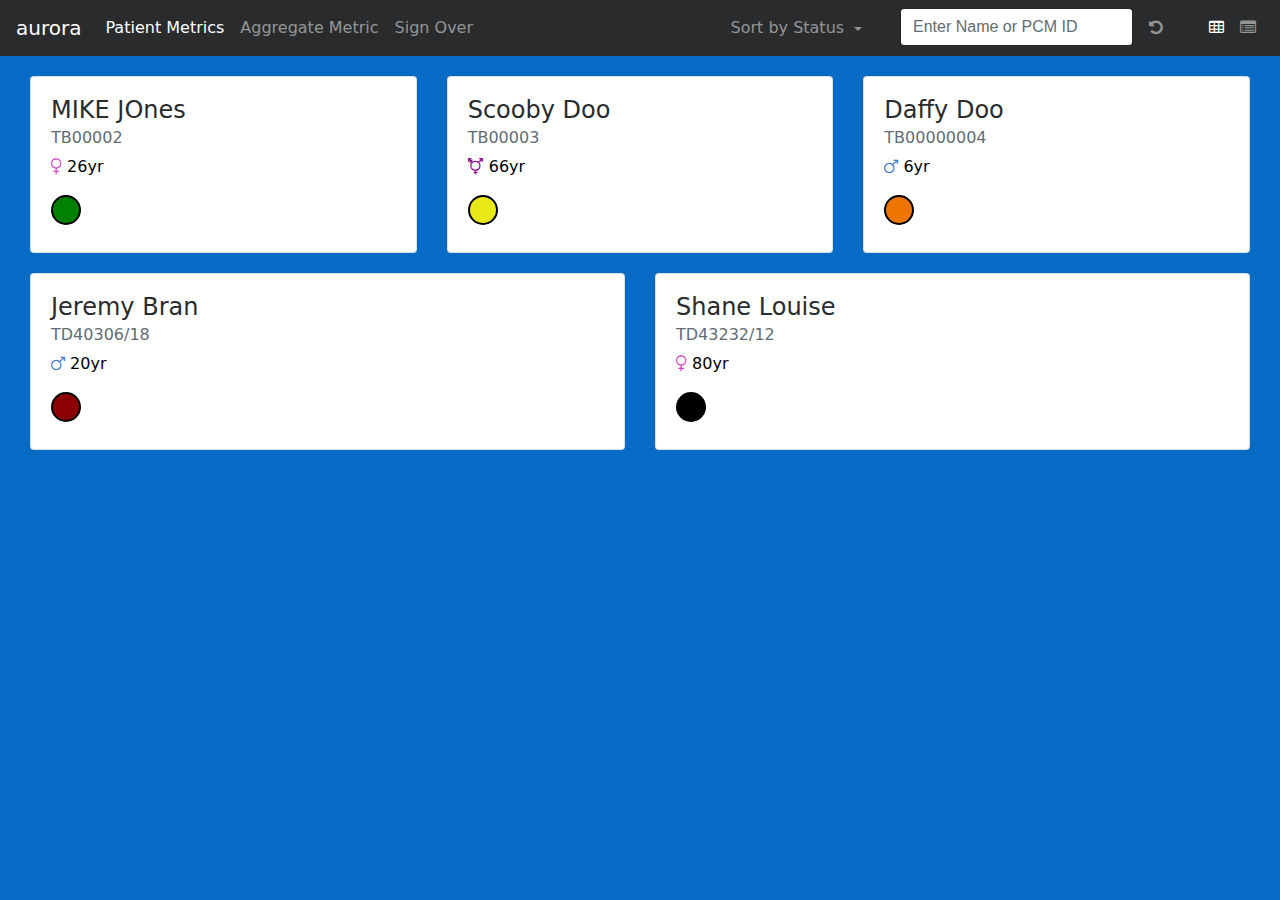
<file: index.html>
<!doctype html>
<html class="no-js" lang="">
   <head>
      <!--Favicons-->
      <link rel="apple-touch-icon-precomposed" sizes="57x57" href="favicon/apple-touch-icon-57x57.png" />
      <link rel="apple-touch-icon-precomposed" sizes="114x114" href="favicon/apple-touch-icon-114x114.png" />
      <link rel="apple-touch-icon-precomposed" sizes="72x72" href="favicon/apple-touch-icon-72x72.png" />
      <link rel="apple-touch-icon-precomposed" sizes="144x144" href="favicon/apple-touch-icon-144x144.png" />
      <link rel="apple-touch-icon-precomposed" sizes="60x60" href="favicon/apple-touch-icon-60x60.png" />
      <link rel="apple-touch-icon-precomposed" sizes="120x120" href="favicon/apple-touch-icon-120x120.png" />
      <link rel="apple-touch-icon-precomposed" sizes="76x76" href="favicon/apple-touch-icon-76x76.png" />
      <link rel="apple-touch-icon-precomposed" sizes="152x152" href="favicon/apple-touch-icon-152x152.png" />
      <link rel="icon" type="image/png" href="favicon/favicon-196x196.png" sizes="196x196" />
      <link rel="icon" type="image/png" href="favicon/favicon-96x96.png" sizes="96x96" />
      <link rel="icon" type="image/png" href="favicon/favicon-32x32.png" sizes="32x32" />
      <link rel="icon" type="image/png" href="favicon/favicon-16x16.png" sizes="16x16" />
      <link rel="icon" type="image/png" href="favicon/favicon-128.png" sizes="128x128" />
      <meta name="application-name" content="&nbsp;"/>
      <meta name="msapplication-TileColor" content="#FFFFFF" />
      <meta name="msapplication-TileImage" content="favicon/mstile-144x144.png" />
      <meta name="msapplication-square70x70logo" content="favicon/mstile-70x70.png" />
      <meta name="msapplication-square150x150logo" content="favicon/mstile-150x150.png" />
      <meta name="msapplication-wide310x150logo" content="favicon/mstile-310x150.png" />
      <meta name="msapplication-square310x310logo" content="favicon/mstile-310x310.png" />
      
      <meta charset="utf-8">
      <meta name="viewport" content="width=device-width, initial-scale=1, shrink-to-fit=no">
      <meta http-equiv="x-ua-compatible" content="ie=edge">
      <title>Aurora Metrics</title>
      <!--Import Main css file-->
      <link rel="stylesheet" href="css/main.css"/>
      <link rel="stylesheet" href="css/icon.css"/>
      <link type="text/css" rel="stylesheet" href="css/bootstrap.min.css"  media="screen,projection"/>
      <!--Let browser know website is optimized for mobile-->
      <link href="https://maxcdn.bootstrapcdn.com/font-awesome/4.7.0/css/font-awesome.min.css" rel="stylesheet" integrity="sha384-wvfXpqpZZVQGK6TAh5PVlGOfQNHSoD2xbE+QkPxCAFlNEevoEH3Sl0sibVcOQVnN" crossorigin="anonymous">
      <link rel="stylesheet" href="css/animate.min.css"/>
      <link rel="stylesheet" href="css/dataTables.bootstrap4.min.css"/>
   </head>
   <body style="background-color: #066bc4; height: 100vh;">
      <script src="js/jquery-3.2.1.min.js"></script>
      <script src="js/tether.min.js"></script>
      <script type="text/javascript" src="js/bootstrap.min.js"></script>
      <script src="js/main.js"></script>
      <script src="js/animatedModal.min.js"></script>
      <script src="js/highcharts.js"></script>
      <script src="js/charts.js"></script>
      <script src="js/jquery.dataTables.min.js"></script>
      <script src="js/dataTables.bootstrap4.min.js"></script>
      <nav class="navbar navbar-toggleable-md navbar-inverse bg-inverse">
         <button class="navbar-toggler navbar-toggler-right" type="button" data-toggle="collapse" data-target="#navbarSupportedContent" aria-controls="navbarSupportedContent" aria-expanded="false" aria-label="Toggle navigation">
         <span class="navbar-toggler-icon"></span>
         </button>
         <a class="navbar-brand unselectable">aurora</a>
         <div class="collapse navbar-collapse" id="navbarSupportedContent">
             <ul class="navbar-nav mr-auto nav navbar-left">
                <li class="nav-item active">
                   <a class="nav-link" href="index.html">Patient Metrics <span class="sr-only">(current)</span></a>
                </li>
                <li class="nav-item">
                   <a class="nav-link" href="charts.html">Aggregate Metric</a>
                </li>
                <li class="nav-item">
                   <a class="nav-link" href="signOver.html">Sign Over</a>
                </li>
             </ul>
            <ul class="nav navbar-nav navbar-right">
               <li id="navbarRightItem" class="nav-item dropdown navRight">
                  <a class="nav-link dropdown-toggle unselectable" id="navbarDropdownMenuLink" data-toggle="dropdown" aria-haspopup="true" aria-expanded="false">
                  Sort by Status
                  </a>
                  <div class="dropdown-menu" id="legendDropDown" aria-labelledby="navbarDropdownMenuLink">
                     <a class="dropdown-item unselectable" id="legend">
                        <div id="legendCode" class="circle-border dead"></div>
                         Dead
                     </a>
                     <a class="dropdown-item unselectable" id="legend">
                        <div id="legendCode" class="circle-border critical"></div>
                         Critical
                     </a>
                     <a class="dropdown-item unselectable" id="legend">
                        <div id="legendCode" class="circle-border serious"></div>
                         Serious
                     </a>
                     <a class="dropdown-item unselectable" id="legend">
                        <div id="legendCode" class="circle-border fair"></div>
                         Fair
                     </a>
                     <a class="dropdown-item unselectable" id="legend">
                        <div id="legendCode" class="circle-border good"></div>
                         Good
                     </a>
                  </div>
               </li>
               <li class="navRight">
                  <form class="form-search form-inline" id="navForm">
                  </form>
               </li>
               <li class="nav-item">
                  <a class="nav-link" id="resetSearch"><i class="fa fa-undo" aria-hidden="true"></i></a>
               </li>
               <li class="nav-item active" id="CardView">
                  <a class="nav-link"><i class="fa fa-table" aria-hidden="true"></i></a>
               </li>
               <li class="nav-item" id="ListView">
                  <a class="nav-link"><i class="fa  fa-list-alt" aria-hidden="true"></i></a>
               </li>
            </ul>
         </div>
      </nav>
      <!--Call your modal-->
      <ul style="display: none;">
         <li><a id="demo02" href="#modal-02">DEMO02</a></li>
      </ul>
      <!--DEMO02-->
      <div id="modal-02"></div>
      <!-- TEMPLATE INFO
         $GENDERfa-mars = male; fa-venus = female; fa-transgender-alt = other;
         -->
      <div class="content container-fluid " id="card-list">
         <div class="card-deck">
            <div class="col hide">
               <div class="card" id="$ID">
                  <div class="card-block" id="card-content">
                     <h4 class="card-title">$NAME</h4>
                     <h6 class="card-subtitle mb-2 text-muted">TB00001</h6>
                     <p class="card-text"><i class="fa fa-mars" aria-hidden="true"></i>&nbsp;$AGEyr</p>
                     <div class="circle-border $STATUS">$STATUS_SHORT</div>
                  </div>
               </div>
            </div>
            <div class="col">
               <div class="card" id="TB00002">
                  <div class="card-block" id="card-content">
                     <h4 class="card-title">MIKE JOnes</h4>
                     <h6 class="card-subtitle mb-2 text-muted">TB00002</h6>
                     <p class="card-text"><i class="fa fa-venus" aria-hidden="true"></i>&nbsp;26yr</p>
                     <div class="circle-border good"></div>
                  </div>
               </div>
            </div>
            <div class="col">
               <div class="card" id="TB00003">
                  <div class="card-block" id="card-content">
                     <h4 class="card-title">Scooby Doo</h4>
                     <h6 class="card-subtitle mb-2 text-muted">TB00003</h6>
                     <p class="card-text"><i class="fa fa-transgender-alt" aria-hidden="true"></i>&nbsp;66yr</p>
                     <div class="circle-border fair"></div>
                  </div>
               </div>
            </div>
            <div class="col">
               <div class="card" id="TB00000004">
                  <div class="card-block" id="card-content">
                     <h4 class="card-title">Daffy Doo</h4>
                     <h6 class="card-subtitle mb-2 text-muted">TB00000004</h6>
                     <p class="card-text"><i class="fa fa-mars" aria-hidden="true"></i>&nbsp;6yr</p>
                     <div class="circle-border serious"></div>
                  </div>
               </div>
            </div>
         </div>
         <div class="card-deck">
            <div class="col">
               <div class="card">
                  <div class="card-block" id="card-content">
                     <h4 class="card-title">Jeremy Bran</h4>
                     <h6 class="card-subtitle mb-2 text-muted">TD40306/18</h6>
                     <p class="card-text"><i class="fa fa-mars" aria-hidden="true"></i>&nbsp;20yr</p>
                     <div class="circle-border critical"></div>
                  </div>
               </div>
            </div>
            <div class="col">
               <div class="card">
                  <div class="card-block" id="card-content">
                     <h4 class="card-title">Shane Louise</h4>
                     <h6 class="card-subtitle mb-2 text-muted">TD43232/12</h6>
                     <p class="card-text"><i class="fa fa-venus" aria-hidden="true"></i>&nbsp;80yr</p>
                     <div class="circle-border dead"></div>
                  </div>
               </div>
            </div>
         </div>
      </div>
      <div class="content container grid hide" id="grid-list" style="margin-top: 20px;">
         <table id="grid-table" class="display table table-white text-center table-hover" cellspacing="0" width="100%">
            <thead class="thead-inverse">
               <tr>
                  <th>ID</th>
                  <th>Name</th>
                  <th>Age</th>
                  <th>Status</th>
               </tr>
            </thead>
            <tfoot class="thead-inverse">
               <tr>
                  <th>ID</th>
                  <th>Name</th>
                  <th>Age</th>
                  <th>Status</th>
               </tr>
            </tfoot>
            <tbody>
               <tr id="TB00001">
                  <td>TB00001</td>
                  <td>MIKE JONES</td>
                  <td>62</td>
                  <td>
                     <div class="circle-border dead">D</div>
                  </td>
               </tr>
               <tr id="TB00002">
                  <td>TB00002</td>
                  <td>DOpey Doo</td>
                  <td>10</td>
                  <td>
                     <div class="circle-border good">G</div>
                  </td>
               </tr>
               <tr id="TB00003">
                  <td>TB00003</td>
                  <td>Hill Billy</td>
                  <td>88</td>
                  <td>
                     <div class="circle-border fair">F</div>
                  </td>
               </tr>
               <tr id="TB00004">
                  <td>TB00004</td>
                  <td>Dr Kim</td>
                  <td>30</td>
                  <td>
                     <div class="circle-border serious">S</div>
                  </td>
               </tr>
               <tr id="TB00005">
                  <td>TB00005</td>
                  <td>Andy Mormon</td>
                  <td>218</td>
                  <td>
                     <div class="circle-border serious">S</div>
                  </td>
               </tr>
            </tbody>
         </table>
      </div>
      <script>
         function flash($element, times) {
           var colors = ['#FFFFFF', '#FFFF9C'];
           $element.css('background-color', colors[times % colors.length]);
           if (times === 0) return;
           setTimeout(function () {
               flash($element, times - 1);
           }, 230);
         }

           // tapped row in list
           var gtable =  $('#grid-table').DataTable( {
               "dom": 'frt'
           } );

          var connection = new WebSocket("ws://localhost:9000/ws");

          connection.onopen = function () {
                   console.log("Connected to websocket")
               };

          // reload metrics on PCM update
          connection.onmessage = function (event) {
                   console.log("WS msg: " + event.data)

                   var obj = jQuery.parseJSON(event.data);

                   if (obj.unitNum.substring(0,2) == 'TB') {
                       var xhttp = new XMLHttpRequest();
                       // LOAD GET HERE FROM WS ID
                       xhttp.open("GET", obj.unitNum + ".html", false);
                       xhttp.send();
                       document.getElementById(obj.unitNum).innerHTML = xhttp.responseText;

                       // Flash to get attention of new PCM
                       flash($('#' + obj.unitNum), 6)
                   }
               }

          connection.onerror = function (error) {
                   console.log('WebSocket Error ', error);
               };
      </script>
   </body>
</html>
</file>
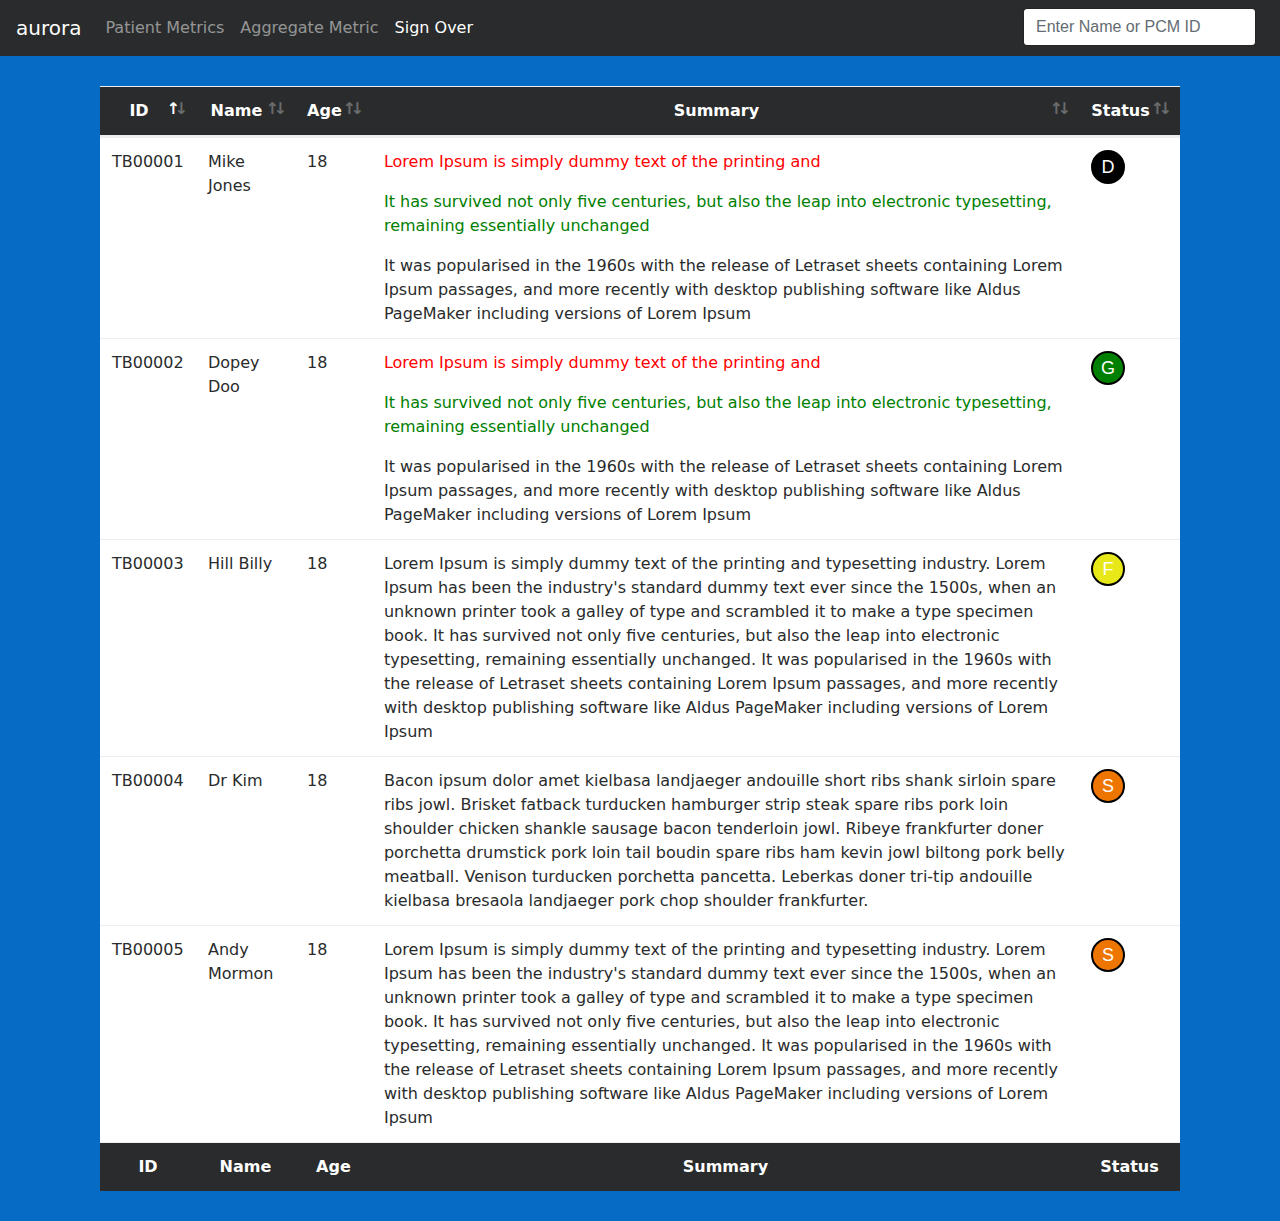
<file: signOver.html>
<!doctype html>
<html class="no-js" lang="">
   <head>
       <!--Favicons-->
       <link rel="apple-touch-icon-precomposed" sizes="57x57" href="favicon/apple-touch-icon-57x57.png" />
       <link rel="apple-touch-icon-precomposed" sizes="114x114" href="favicon/apple-touch-icon-114x114.png" />
       <link rel="apple-touch-icon-precomposed" sizes="72x72" href="favicon/apple-touch-icon-72x72.png" />
       <link rel="apple-touch-icon-precomposed" sizes="144x144" href="favicon/apple-touch-icon-144x144.png" />
       <link rel="apple-touch-icon-precomposed" sizes="60x60" href="favicon/apple-touch-icon-60x60.png" />
       <link rel="apple-touch-icon-precomposed" sizes="120x120" href="favicon/apple-touch-icon-120x120.png" />
       <link rel="apple-touch-icon-precomposed" sizes="76x76" href="favicon/apple-touch-icon-76x76.png" />
       <link rel="apple-touch-icon-precomposed" sizes="152x152" href="favicon/apple-touch-icon-152x152.png" />
       <link rel="icon" type="image/png" href="favicon/favicon-196x196.png" sizes="196x196" />
       <link rel="icon" type="image/png" href="favicon/favicon-96x96.png" sizes="96x96" />
       <link rel="icon" type="image/png" href="favicon/favicon-32x32.png" sizes="32x32" />
       <link rel="icon" type="image/png" href="favicon/favicon-16x16.png" sizes="16x16" />
       <link rel="icon" type="image/png" href="favicon/favicon-128.png" sizes="128x128" />
       <meta name="application-name" content="&nbsp;"/>
       <meta name="msapplication-TileColor" content="#FFFFFF" />
       <meta name="msapplication-TileImage" content="favicon/mstile-144x144.png" />
       <meta name="msapplication-square70x70logo" content="favicon/mstile-70x70.png" />
       <meta name="msapplication-square150x150logo" content="favicon/mstile-150x150.png" />
       <meta name="msapplication-wide310x150logo" content="favicon/mstile-310x150.png" />
       <meta name="msapplication-square310x310logo" content="favicon/mstile-310x310.png" />
       
      <meta charset="utf-8">
      <meta name="viewport" content="width=device-width, initial-scale=1, shrink-to-fit=no">
      <meta http-equiv="x-ua-compatible" content="ie=edge">
      <title>Aurora Metrics</title>
      <!--Import Main css file-->
      <link rel="stylesheet" href="css/signOver.css"/>
      <link type="text/css" rel="stylesheet" href="css/bootstrap.min.css"  media="screen,projection"/>
      <!--Let browser know website is optimized for mobile-->
      <link href="https://maxcdn.bootstrapcdn.com/font-awesome/4.7.0/css/font-awesome.min.css" rel="stylesheet" integrity="sha384-wvfXpqpZZVQGK6TAh5PVlGOfQNHSoD2xbE+QkPxCAFlNEevoEH3Sl0sibVcOQVnN" crossorigin="anonymous">
      <link rel="stylesheet" href="css/dataTables.bootstrap4.min.css"/>
   </head>
   <body style="background-color: #066bc4; height: 100vh;overflow-x: hidden">
      <script src="js/jquery-3.2.1.min.js"></script>
      <script src="js/signOver.js"></script>
      <script src="js/tether.min.js"></script>
      <script type="text/javascript" src="js/bootstrap.min.js"></script>
      <script src="js/jquery.dataTables.min.js"></script>
      <script src="js/dataTables.bootstrap4.min.js"></script>
      <nav class="navbar navbar-toggleable-md navbar-inverse bg-inverse">
         <button class="navbar-toggler navbar-toggler-right" type="button" data-toggle="collapse" data-target="#navbarSupportedContent" aria-controls="navbarSupportedContent" aria-expanded="false" aria-label="Toggle navigation">
         <span class="navbar-toggler-icon"></span>
         </button>
         <a class="navbar-brand unselectable">aurora</a>
         <div class="collapse navbar-collapse" id="navbarSupportedContent">
            <ul class="navbar-nav mr-auto nav navbar-left">
               <li class="nav-item">
                  <a class="nav-link" href="index.html">Patient Metrics</a>
               </li>
               <li class="nav-item">
                  <a class="nav-link" href="charts.html">Aggregate Metric</a>
               </li>
               <li class="nav-item active">
                  <a class="nav-link" href="signOver.html">Sign Over <span class="sr-only">(current)</span></a>
               </li>
            </ul>
            <ul class="nav navbar-nav navbar-right">
               <li class="navRight">
                  <form class="form-search form-inline">
                  </form>
               </li>
            </ul>
         </div>
      </nav>
      <div class="row">
          <div class="col">
              <div class="content container grid" id="grid-list">
                 <table id="grid-table" class="display table table-white text-center table-hover" cellspacing="0" width="100%">
                    <thead class="thead-inverse">
                       <tr>
                          <th>ID</th>
                          <th>Name</th>
                          <th>Age</th>
                          <th>Summary</th>
                          <th>Status</th>
                       </tr>
                    </thead>
                    <tfoot class="thead-inverse">
                       <tr>
                          <th>ID</th>
                          <th>Name</th>
                          <th>Age</th>
                          <th>Summary</th>
                          <th>Status</th>
                       </tr>
                    </tfoot>
                    <tbody>
                       <tr id="TB00001">
                          <td>TB00001</td>
                          <td>Mike Jones</td>
                          <td>18</td>
                          <td><p class="redText">Lorem Ipsum is simply dummy text of the printing and</p><p class="greenText">It has survived not only five centuries, but also the leap into electronic typesetting, remaining essentially unchanged</p> It was popularised in the 1960s with the release of Letraset sheets containing Lorem Ipsum passages, and more recently with desktop publishing software like Aldus PageMaker including versions of Lorem Ipsum</td>
                          <td>
                             <div class="circle-border dead">D</div>
                          </td>
                       </tr>
                       <tr id="TB00002">
                          <td>TB00002</td>
                          <td>Dopey Doo</td>
                          <td>18</td>
                          <td><p class="redText">Lorem Ipsum is simply dummy text of the printing and</p><p class="greenText">It has survived not only five centuries, but also the leap into electronic typesetting, remaining essentially unchanged</p> It was popularised in the 1960s with the release of Letraset sheets containing Lorem Ipsum passages, and more recently with desktop publishing software like Aldus PageMaker including versions of Lorem Ipsum</td>
                          <td>
                             <div class="circle-border good">G</div>
                          </td>
                       </tr>
                       <tr id="TB00003">
                          <td>TB00003</td>
                          <td>Hill Billy</td>
                          <td>18</td>
                          <td>Lorem Ipsum is simply dummy text of the printing and typesetting industry. Lorem Ipsum has been the industry's standard dummy text ever since the 1500s, when an unknown printer took a galley of type and scrambled it to make a type specimen book. It has survived not only five centuries, but also the leap into electronic typesetting, remaining essentially unchanged. It was popularised in the 1960s with the release of Letraset sheets containing Lorem Ipsum passages, and more recently with desktop publishing software like Aldus PageMaker including versions of Lorem Ipsum</td>
                          <td>
                             <div class="circle-border fair">F</div>
                          </td>
                       </tr>
                       <tr id="TB00004">
                          <td>TB00004</td>
                          <td>Dr Kim</td>
                          <td>18</td>
                          <td>Bacon ipsum dolor amet kielbasa landjaeger andouille short ribs shank sirloin spare ribs jowl. Brisket fatback turducken hamburger strip steak spare ribs pork loin shoulder chicken shankle sausage bacon tenderloin jowl. Ribeye frankfurter doner porchetta drumstick pork loin tail boudin spare ribs ham kevin jowl biltong pork belly meatball. Venison turducken porchetta pancetta. Leberkas doner tri-tip andouille kielbasa bresaola landjaeger pork chop shoulder frankfurter.</td>
                          <td>
                             <div class="circle-border serious">S</div>
                          </td>
                       </tr>
                       <tr id="TB00005">
                          <td>TB00005</td>
                          <td>Andy Mormon</td>
                          <td>18</td>
                          <td>Lorem Ipsum is simply dummy text of the printing and typesetting industry. Lorem Ipsum has been the industry's standard dummy text ever since the 1500s, when an unknown printer took a galley of type and scrambled it to make a type specimen book. It has survived not only five centuries, but also the leap into electronic typesetting, remaining essentially unchanged. It was popularised in the 1960s with the release of Letraset sheets containing Lorem Ipsum passages, and more recently with desktop publishing software like Aldus PageMaker including versions of Lorem Ipsum</td>
                          <td>
                             <div class="circle-border serious">S</div>
                          </td>
                       </tr>
                    </tbody>
                 </table>
              </div>
          </div>
      </div>
   </body>
   <script>
       // tapped row in list
       var gtable =  $('#grid-table').DataTable( {
           "dom": 'frt'
       } );
   </script>
</html>
</file>
<file: css/main.css>
.unselectable {
    -webkit-touch-callout: none;
    -webkit-user-select: none;
    -khtml-user-select: none;
    -moz-user-select: none;
    -ms-user-select: none;
    user-select: none;
    cursor:default;
}

.circle-border {
    display: inline-block;
    color: white;
    font: 18px sans-serif;
    background: black;
    border: 2px solid black;
    width: 30px;
    height: 30px;
    border-radius: 17px;
    /* half of width + borders */
    line-height: 30px;
    /* vertical center */
    text-align: center;
    /* horizontal center */
}

.circle-border.undetermined {
    background: grey;
}

.circle-border.good {
    background: green;
}

.circle-border.fair {
    background: #E8E819;
}

.circle-border.serious {
    background: #EE7600;
}

.circle-border.critical {
    background: darkred;
}

.circle-border.dead {
    background: black;
    color: white;
}

.blur {
    -webkit-filter: blur(3px);
    -moz-filter: blur(3px);
    filter: blur(3px);
}

.hide {
    display: none;
}

.modal-content h2,
h5 {
    text-align: center
}

.table {
    overflow-y: hidden;
}

.table th {
    text-align: center;
}

.card {
    margin-top: 20px;
    cursor: pointer;
    cursor: hand;
    transition: all .2s ease-in-out;
}

.card:hover {
    transform: scale(1.03);
    color: #0275d8;
}

#card-content h6,
p {
    color: black;
}

.fa-mars {
    color: #3D77CE;
}

.fa-venus {
    color: #CE44C4;
}

.fa-transgender-alt {
    color: darkmagenta;
}

.navbar {
    color: white;
}

.navRight {
    padding-left: 30px;
}

#CardView {
    padding-left: 30px;
}

@media (max-width: 990px) {
    .navRight, .nav-item, #CardView {
        padding-left: 0px;
    }
}

#legendDropDown {
    background-color: #404040;
}

#searchButton {
    border-color: white;
    color: white;
}

#searchButton:hover {
    background-color: #404040;
}

#modal-body {
    padding: 30px 30px 30px 30px;
    margin: 2% 15% 5% 15%;
    text-align: center;
}

#btn-close-modal {
    margin: 10px 50% 10px 49%;
}

#close-button {
    color: #000;
}

.table-white {
    background-color: #fff;
}

.grid {
    margin-top: 10px;
}

#grid-table {
    cursor: pointer;
    cursor: hand;
}

#legend {
    color: white;
}

#legendCode {
    margin-top: 10px;
}

#legend:hover {
    background-color: #7F7F7F;
}


/*Undetermined
Patient awaiting physician and/or assessment.
Good
Vital signs are stable and within normal limits. Patient is conscious and comfortable. Indicators are excellent.
Fair
Vital signs are stable and within normal limits. Patient is conscious, but may be uncomfortable. Indicators are favorable.
Serious
Vital signs may be unstable and not within normal limits. Patient is seriously ill. Indicators are questionable.
Critical
Vital signs are unstable and not within normal limits. Patient may be unconscious. Indicators are unfavorable.
Dead
Vital signs are persistently absent. */
</file>
<file: css/icon.css>
/* fallback */
@font-face {
  font-family: 'Material Icons';
  font-style: normal;
  font-weight: 400;
  src: local('Material Icons'), local('MaterialIcons-Regular'), url(http://fonts.gstatic.com/s/materialicons/v22/2fcrYFNaTjcS6g4U3t-Y5ZjZjT5FdEJ140U2DJYC3mY.woff2) format('woff2');
}

.material-icons {
  font-family: 'Material Icons';
  font-weight: normal;
  font-style: normal;
  font-size: 24px;
  line-height: 1;
  letter-spacing: normal;
  text-transform: none;
  display: inline-block;
  white-space: nowrap;
  word-wrap: normal;
  direction: ltr;
  -moz-font-feature-settings: 'liga';
  -moz-osx-font-smoothing: grayscale;
}
</file>
<file: css/signOver.css>
.unselectable {
    -webkit-touch-callout: none;
    -webkit-user-select: none;
    -khtml-user-select: none;
    -moz-user-select: none;
    -ms-user-select: none;
    user-select: none;
}

.redText{
    color: red;
}

.greenText{
    color: green;
}

.circle-border {
    display: inline-block;
    color: white;
    font: 18px sans-serif;
    background: black;
    border: 2px solid black;
    width: 30px;
    height: 30px;
    border-radius: 17px;
    /* half of width + borders */
    line-height: 30px;
    /* vertical center */
    text-align: center;
    /* horizontal center */
}

.circle-border.undetermined {
    background: grey;
}

.circle-border.good {
    background: green;
}

.circle-border.fair {
    background: #E8E819;
}

.circle-border.serious {
    background: #EE7600;
}

.circle-border.critical {
    background: darkred;
}

.circle-border.dead {
    background: black;
    color: white;
}

.hide {
    display: none;
}

.navbar {
    color: white;
}

.navRight {
    padding-left: 30px;
}

.grid {
    margin: 30px auto;
}

.table {
    overflow-y: hidden;
    margin: auto;
}

.table th {
    text-align: center;
}

.table td {
    text-align: left;
}

.table-white {
    background-color: #fff;
}
</file>
